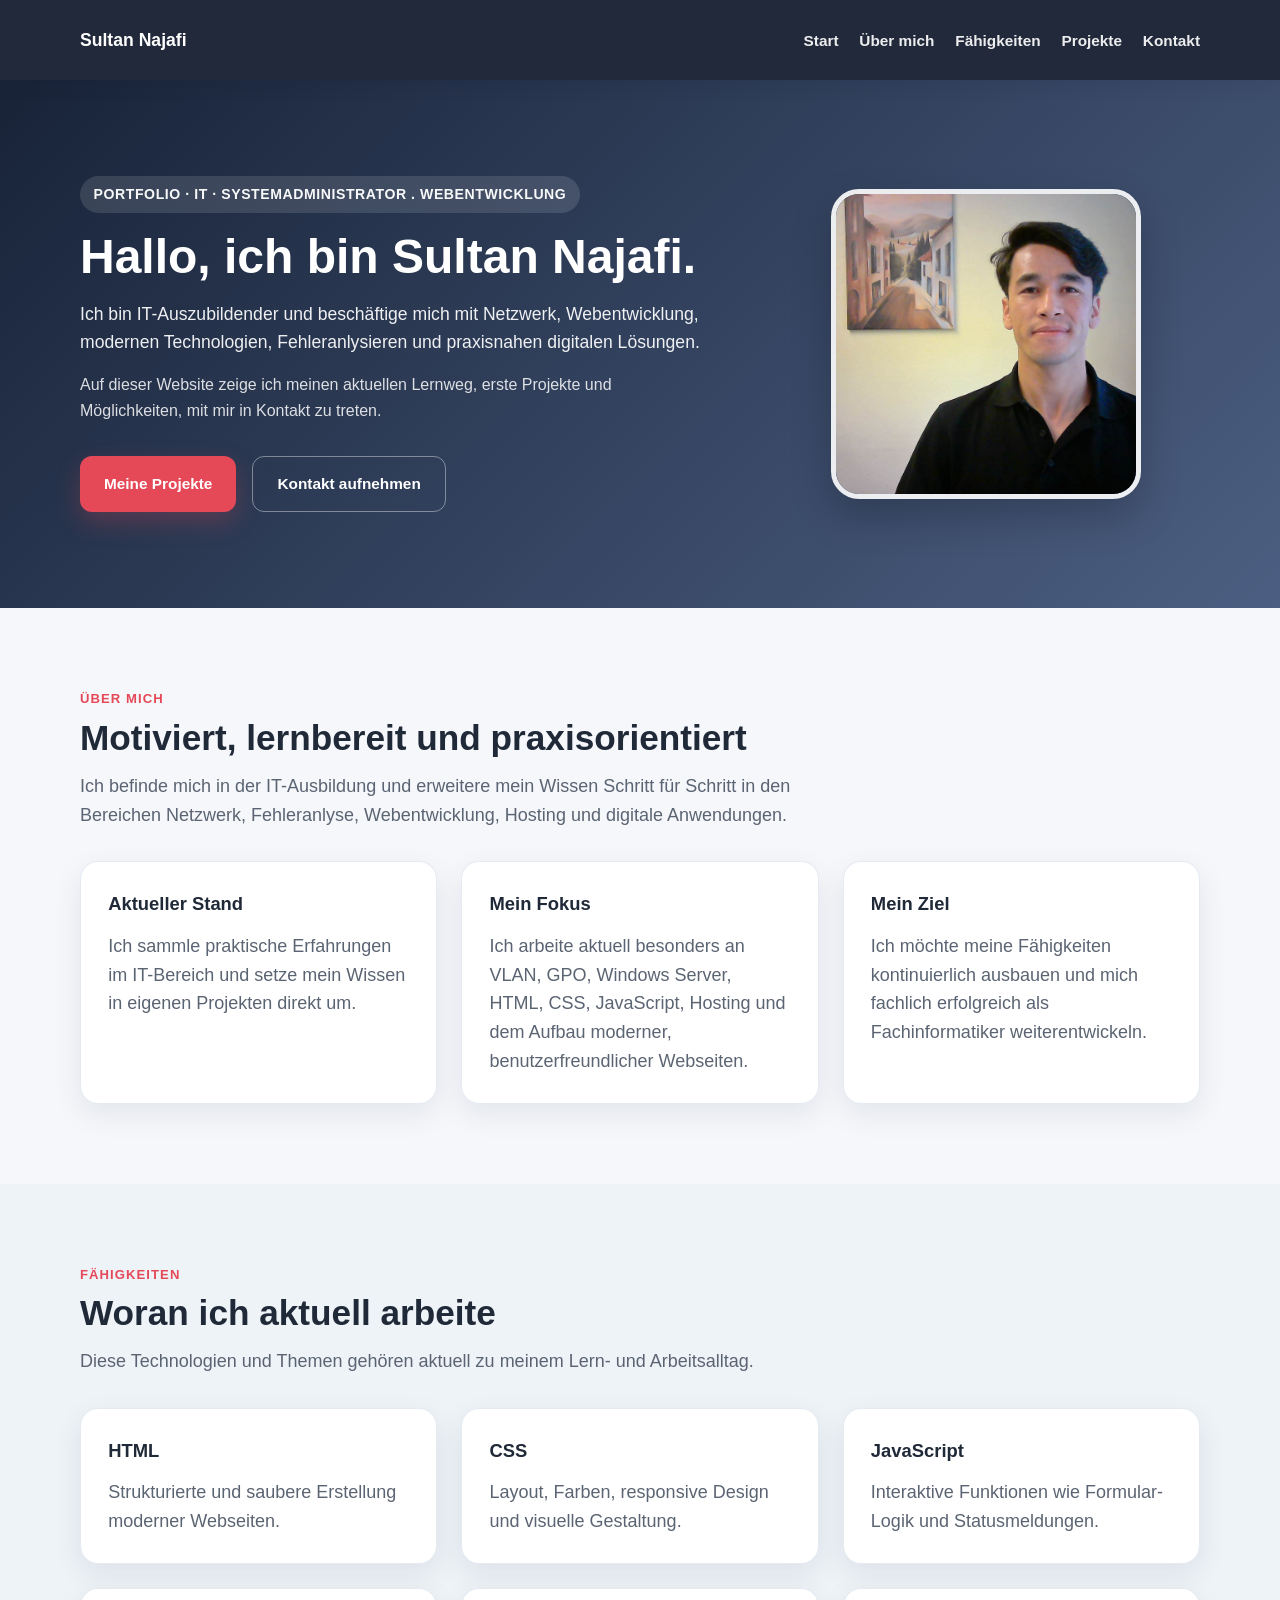
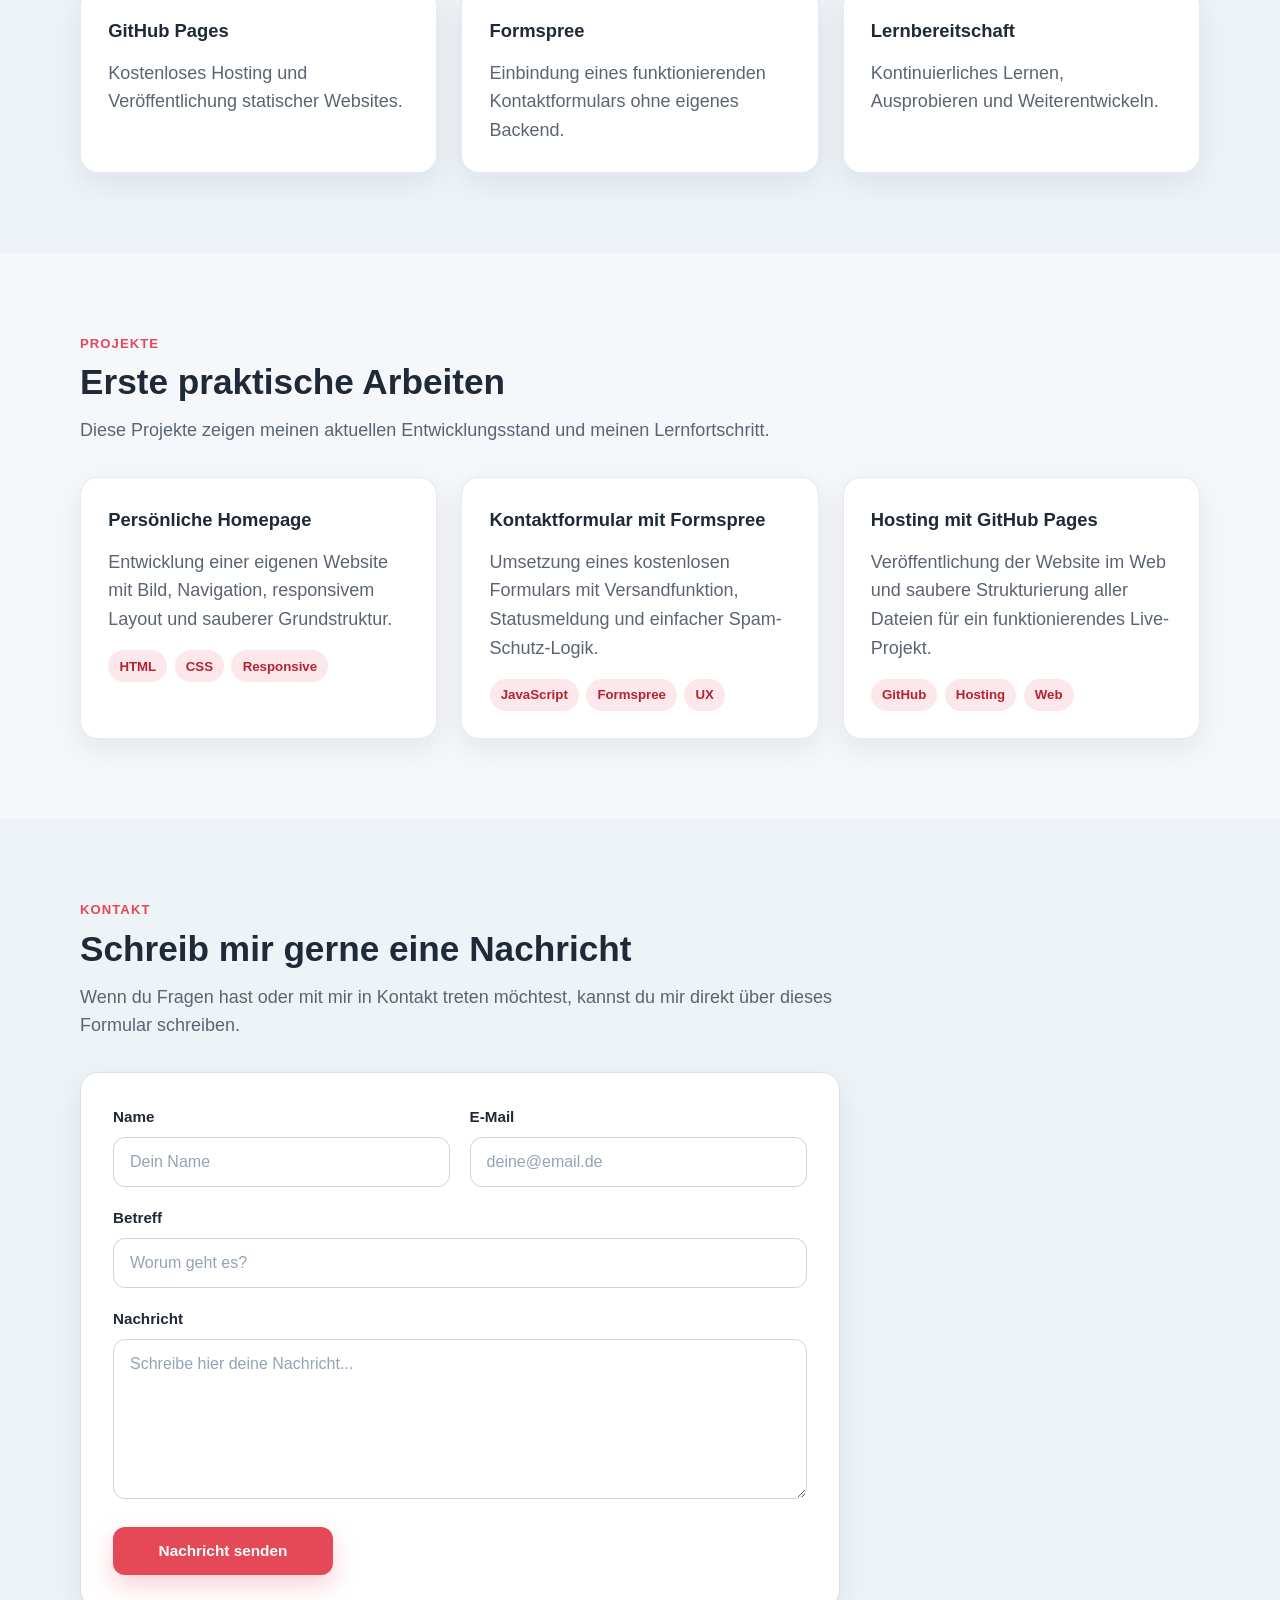
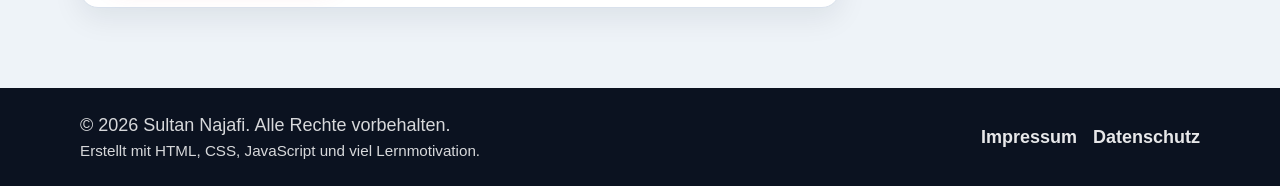
<file: index.html>
<!DOCTYPE html>
<html lang="de">
<head>
  <meta charset="UTF-8" />
  <meta name="viewport" content="width=device-width, initial-scale=1.0" />
  <title>Sultan Najafi | Portfolio</title>
  <meta
    name="description"
    content="Persönliche Portfolio-Website von Sultan Najafi mit Informationen zu Ausbildung, Fähigkeiten, Projekten und Kontakt."
  />
  <link rel="stylesheet" href="style.css" />
</head>
<body>
  <header class="site-header">
    <div class="container">
      <nav class="nav">
        <a href="#start" class="logo">Sultan Najafi</a>

        <ul class="nav-links">
          <li><a href="#start">Start</a></li>
          <li><a href="#ueber-mich">Über mich</a></li>
          <li><a href="#faehigkeiten">Fähigkeiten</a></li>
          <li><a href="#projekte">Projekte</a></li>
          <li><a href="#kontakt">Kontakt</a></li>
        </ul>
      </nav>
    </div>
  </header>

  <main>
    <section id="start" class="hero hero-portfolio">
      <div class="container hero-grid">
        <div class="hero-content">
          <p class="hero-kicker">Portfolio · IT · Systemadministrator . Webentwicklung</p>
          <h1>Hallo, ich bin Sultan Najafi.</h1>
          <p class="hero-lead">
            Ich bin IT-Auszubildender und beschäftige mich mit Netzwerk, Webentwicklung,
            modernen Technologien, Fehleranlysieren und praxisnahen digitalen Lösungen.
          </p>
          <p class="hero-text">
            Auf dieser Website zeige ich meinen aktuellen Lernweg, erste Projekte
            und Möglichkeiten, mit mir in Kontakt zu treten.
          </p>

          <div class="hero-actions">
            <a class="button" href="#projekte">Meine Projekte</a>
            <a class="button button-outline" href="#kontakt">Kontakt aufnehmen</a>
          </div>
        </div>

        <div class="hero-visual">
          <img src="mein-foto.jpg" alt="Profilbild von Sultan Najafi" class="profilbild profilbild-large" />
        </div>
      </div>
    </section>

    <section id="ueber-mich" class="section">
      <div class="container">
        <div class="section-header">
          <p class="section-kicker">Über mich</p>
          <h2>Motiviert, lernbereit und praxisorientiert</h2>
          <p class="section-intro">
            Ich befinde mich in der IT-Ausbildung und erweitere mein Wissen Schritt für Schritt
            in den Bereichen Netzwerk, Fehleranlyse, Webentwicklung, Hosting und digitale Anwendungen.
          </p>
        </div>

        <div class="cards">
          <article class="card">
            <h3>Aktueller Stand</h3>
            <p>
              Ich sammle praktische Erfahrungen im IT-Bereich und setze mein Wissen
              in eigenen Projekten direkt um.
            </p>
          </article>

          <article class="card">
            <h3>Mein Fokus</h3>
            <p>
              Ich arbeite aktuell besonders an VLAN, GPO, Windows Server, HTML, CSS, JavaScript, Hosting
              und dem Aufbau moderner, benutzerfreundlicher Webseiten.
            </p>
          </article>

          <article class="card">
            <h3>Mein Ziel</h3>
            <p>
              Ich möchte meine Fähigkeiten kontinuierlich ausbauen und mich
              fachlich erfolgreich als Fachinformatiker weiterentwickeln.
            </p>
          </article>
        </div>
      </div>
    </section>

    <section id="faehigkeiten" class="section section-alt">
      <div class="container">
        <div class="section-header">
          <p class="section-kicker">Fähigkeiten</p>
          <h2>Woran ich aktuell arbeite</h2>
          <p class="section-intro">
            Diese Technologien und Themen gehören aktuell zu meinem Lern- und Arbeitsalltag.
          </p>
        </div>

        <div class="skills-grid">
          <article class="skill-card">
            <h3>HTML</h3>
            <p>Strukturierte und saubere Erstellung moderner Webseiten.</p>
          </article>

          <article class="skill-card">
            <h3>CSS</h3>
            <p>Layout, Farben, responsive Design und visuelle Gestaltung.</p>
          </article>

          <article class="skill-card">
            <h3>JavaScript</h3>
            <p>Interaktive Funktionen wie Formular-Logik und Statusmeldungen.</p>
          </article>

          <article class="skill-card">
            <h3>GitHub Pages</h3>
            <p>Kostenloses Hosting und Veröffentlichung statischer Websites.</p>
          </article>

          <article class="skill-card">
            <h3>Formspree</h3>
            <p>Einbindung eines funktionierenden Kontaktformulars ohne eigenes Backend.</p>
          </article>

          <article class="skill-card">
            <h3>Lernbereitschaft</h3>
            <p>Kontinuierliches Lernen, Ausprobieren und Weiterentwickeln.</p>
          </article>
        </div>
      </div>
    </section>

    <section id="projekte" class="section">
      <div class="container">
        <div class="section-header">
          <p class="section-kicker">Projekte</p>
          <h2>Erste praktische Arbeiten</h2>
          <p class="section-intro">
            Diese Projekte zeigen meinen aktuellen Entwicklungsstand und meinen Lernfortschritt.
          </p>
        </div>

        <div class="project-grid">
          <article class="project-card">
            <h3>Persönliche Homepage</h3>
            <p>
              Entwicklung einer eigenen Website mit Bild, Navigation, responsivem Layout
              und sauberer Grundstruktur.
            </p>
            <div class="tag-list">
              <span class="tag">HTML</span>
              <span class="tag">CSS</span>
              <span class="tag">Responsive</span>
            </div>
          </article>

          <article class="project-card">
            <h3>Kontaktformular mit Formspree</h3>
            <p>
              Umsetzung eines kostenlosen Formulars mit Versandfunktion,
              Statusmeldung und einfacher Spam-Schutz-Logik.
            </p>
            <div class="tag-list">
              <span class="tag">JavaScript</span>
              <span class="tag">Formspree</span>
              <span class="tag">UX</span>
            </div>
          </article>

          <article class="project-card">
            <h3>Hosting mit GitHub Pages</h3>
            <p>
              Veröffentlichung der Website im Web und saubere Strukturierung
              aller Dateien für ein funktionierendes Live-Projekt.
            </p>
            <div class="tag-list">
              <span class="tag">GitHub</span>
              <span class="tag">Hosting</span>
              <span class="tag">Web</span>
            </div>
          </article>
        </div>
      </div>
    </section>

    <section id="kontakt" class="section section-alt">
      <div class="container">
        <div class="contact-wrapper">
          <div class="section-header">
            <p class="section-kicker">Kontakt</p>
            <h2>Schreib mir gerne eine Nachricht</h2>
            <p class="section-intro">
              Wenn du Fragen hast oder mit mir in Kontakt treten möchtest,
              kannst du mir direkt über dieses Formular schreiben.
            </p>
          </div>

          <form
            id="contact-form"
            class="contact-form"
            action="https://formspree.io/f/xgogbnzk"
            method="POST"
          >
            <input
              type="hidden"
              name="_subject"
              value="Neue Nachricht von deiner Homepage"
            />

            <div class="honeypot-field" aria-hidden="true">
              <label for="website">Website</label>
              <input
                type="text"
                id="website"
                name="_gotcha"
                tabindex="-1"
                autocomplete="off"
              />
            </div>

            <div class="form-row">
              <div class="form-group">
                <label for="name">Name</label>
                <input
                  type="text"
                  id="name"
                  name="name"
                  placeholder="Dein Name"
                  required
                />
              </div>

              <div class="form-group">
                <label for="email">E-Mail</label>
                <input
                  type="email"
                  id="email"
                  name="email"
                  placeholder="deine@email.de"
                  required
                />
              </div>
            </div>

            <div class="form-group">
              <label for="betreff">Betreff</label>
              <input
                type="text"
                id="betreff"
                name="betreff"
                placeholder="Worum geht es?"
                required
              />
            </div>

            <div class="form-group">
              <label for="nachricht">Nachricht</label>
              <textarea
                id="nachricht"
                name="nachricht"
                rows="6"
                placeholder="Schreibe hier deine Nachricht..."
                required
              ></textarea>
            </div>

            <div class="form-actions">
              <button type="submit" class="button submit-button" id="submit-button">
                <span class="button-text">Nachricht senden</span>
                <span class="button-spinner" aria-hidden="true"></span>
              </button>
            </div>

            <div
              id="form-status"
              class="form-status"
              role="status"
              aria-live="polite"
            ></div>
          </form>
        </div>
      </div>
    </section>
  </main>

  <footer class="site-footer">
    <div class="container footer-content">
      <div>
        <p>© 2026 Sultan Najafi. Alle Rechte vorbehalten.</p>
        <p class="footer-note">Erstellt mit HTML, CSS, JavaScript und viel Lernmotivation.</p>
      </div>

      <div class="footer-links">
        <a href="impressum.html">Impressum</a>
        <a href="datenschutz.html">Datenschutz</a>
      </div>
    </div>
  </footer>

  <script src="script.js"></script>
</body>
</html>
</file>
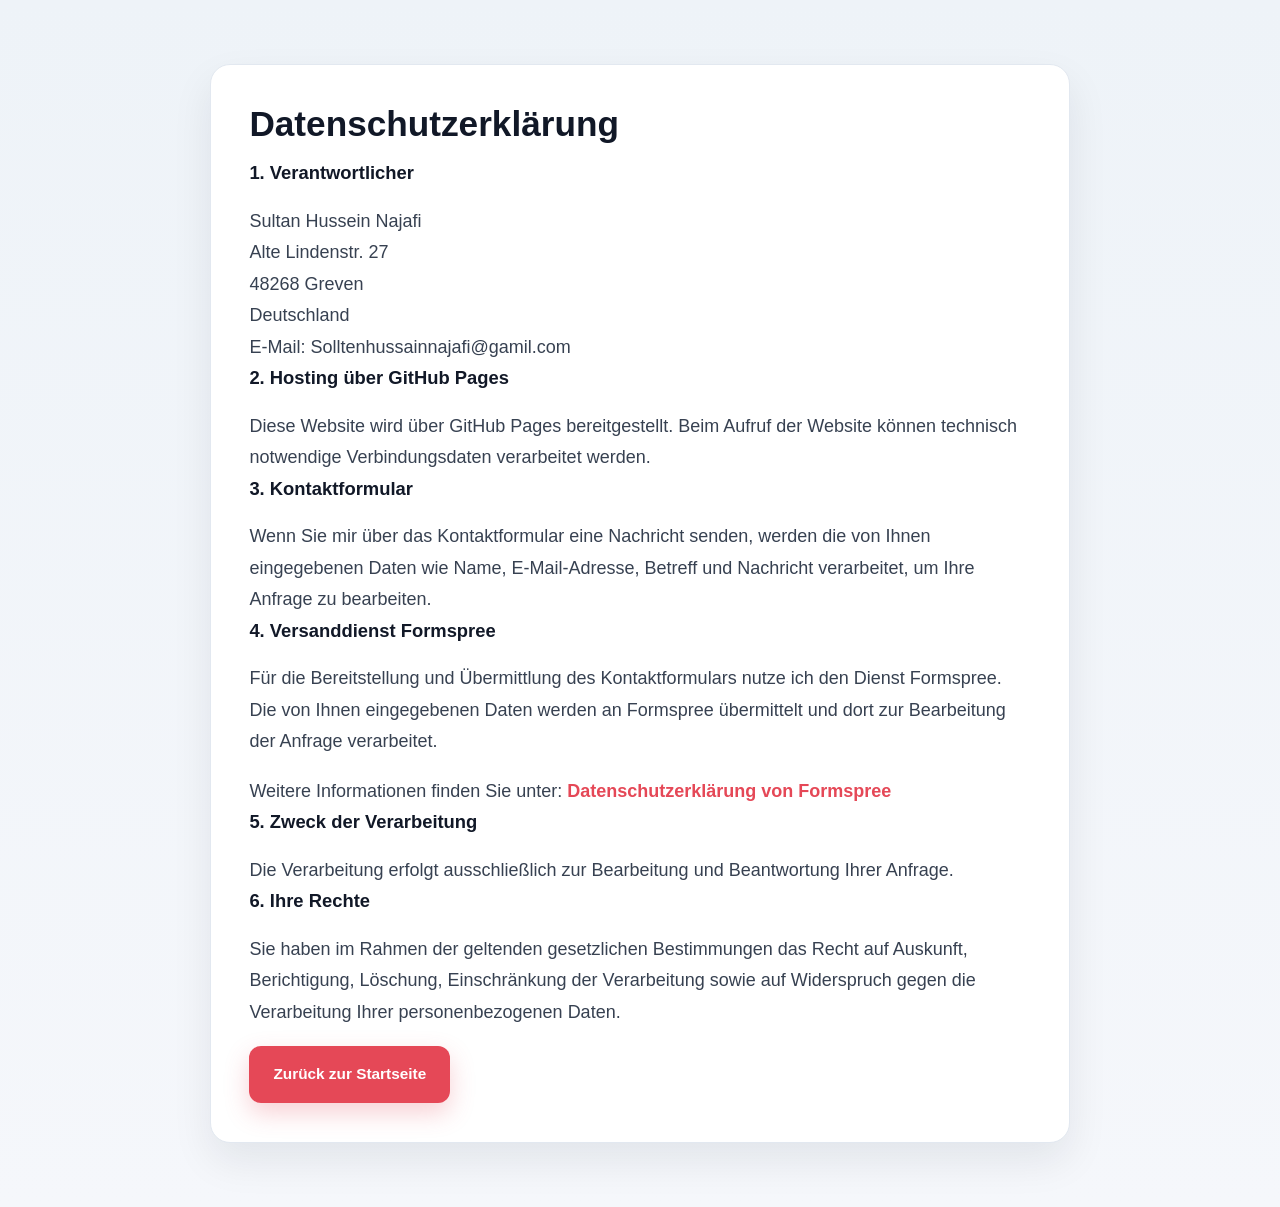
<file: datenschutz.html>
<!DOCTYPE html>
<html lang="de">
<head>
  <meta charset="UTF-8" />
  <meta name="viewport" content="width=device-width, initial-scale=1.0" />
  <title>Datenschutz | Sultan Najafi</title>
  <meta name="description" content="Datenschutzerklärung von Sultan Najafi" />
  <link rel="stylesheet" href="style.css" />
</head>
<body>
  <main class="legal-page">
    <div class="container">
      <div class="legal-card">
        <h1>Datenschutzerklärung</h1>

        <h2>1. Verantwortlicher</h2>
        <p>
          Sultan Hussein Najafi<br />
          Alte Lindenstr. 27<br />
          48268 Greven<br />
          Deutschland<br />
          E-Mail: Solltenhussainnajafi@gamil.com
        </p>

        <h2>2. Hosting über GitHub Pages</h2>
        <p>
          Diese Website wird über GitHub Pages bereitgestellt. Beim Aufruf der Website können
          technisch notwendige Verbindungsdaten verarbeitet werden.
        </p>

        <h2>3. Kontaktformular</h2>
        <p>
          Wenn Sie mir über das Kontaktformular eine Nachricht senden, werden die von Ihnen
          eingegebenen Daten wie Name, E-Mail-Adresse, Betreff und Nachricht verarbeitet,
          um Ihre Anfrage zu bearbeiten.
        </p>

        <h2>4. Versanddienst Formspree</h2>
        <p>
          Für die Bereitstellung und Übermittlung des Kontaktformulars nutze ich den Dienst
          Formspree. Die von Ihnen eingegebenen Daten werden an Formspree übermittelt und dort
          zur Bearbeitung der Anfrage verarbeitet.
        </p>

        <p>
          Weitere Informationen finden Sie unter:
          <a href="https://formspree.io/legal/privacy-policy/" target="_blank" rel="noopener noreferrer">
            Datenschutzerklärung von Formspree
          </a>
        </p>

        <h2>5. Zweck der Verarbeitung</h2>
        <p>
          Die Verarbeitung erfolgt ausschließlich zur Bearbeitung und Beantwortung Ihrer Anfrage.
        </p>

        <h2>6. Ihre Rechte</h2>
        <p>
          Sie haben im Rahmen der geltenden gesetzlichen Bestimmungen das Recht auf Auskunft,
          Berichtigung, Löschung, Einschränkung der Verarbeitung sowie auf Widerspruch gegen
          die Verarbeitung Ihrer personenbezogenen Daten.
        </p>

        <p>
          <a href="index.html" class="button">Zurück zur Startseite</a>
        </p>
      </div>
    </div>
  </main>
</body>
</html>
</file>
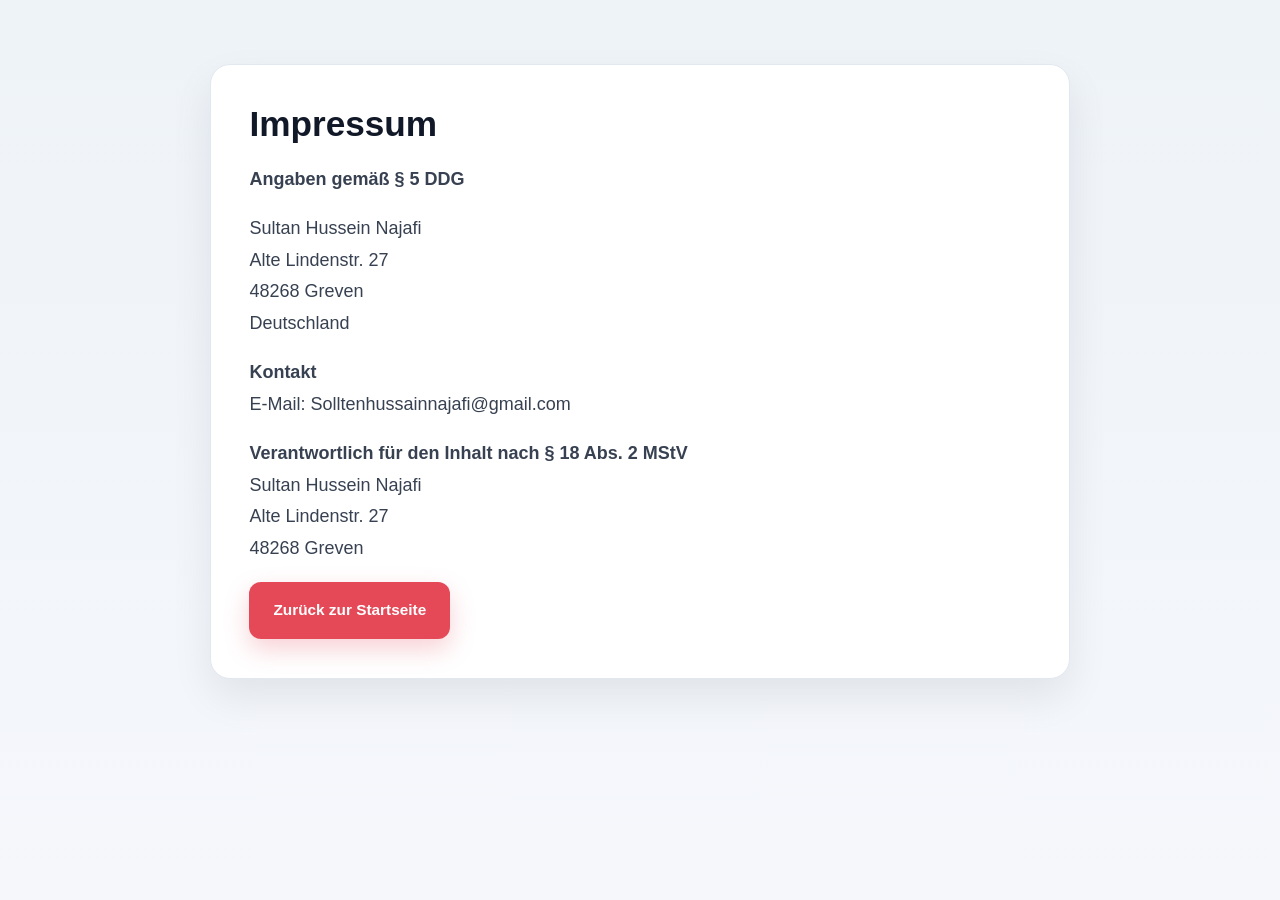
<file: impressum.html>
<!DOCTYPE html>
<html lang="de">
<head>
  <meta charset="UTF-8" />
  <meta name="viewport" content="width=device-width, initial-scale=1.0" />
  <title>Impressum | Sultan Najafi</title>
  <meta name="description" content="Impressum von Sultan Najafi" />
  <link rel="stylesheet" href="style.css" />
</head>
<body>
  <main class="legal-page">
    <div class="container">
      <div class="legal-card">
        <h1>Impressum</h1>

        <p><strong>Angaben gemäß § 5 DDG</strong></p>

        <p>
          Sultan Hussein Najafi<br />
          Alte Lindenstr. 27<br />
          48268 Greven<br />
          Deutschland
        </p>

        <p>
          <strong>Kontakt</strong><br />
          E-Mail: Solltenhussainnajafi@gmail.com
        </p>

        <p>
          <strong>Verantwortlich für den Inhalt nach § 18 Abs. 2 MStV</strong><br />
          Sultan Hussein Najafi<br />
          Alte Lindenstr. 27<br />
          48268 Greven
        </p>

        <p>
          <a href="index.html" class="button">Zurück zur Startseite</a>
        </p>
      </div>
    </div>
  </main>
</body>
</html>
</file>
<file: style.css>
* {
  box-sizing: border-box;
}

html {
  scroll-behavior: smooth;
}

:root {
  --bg: #f5f7fb;
  --surface: #ffffff;
  --surface-soft: #eef3f8;
  --text: #1f2937;
  --muted: #5b6472;
  --dark: #0f172a;
  --dark-soft: #182338;
  --primary: #e54857;
  --primary-hover: #cc3948;
  --accent: #50607f;
  --hero-start: #182338;
  --hero-end: #4c5f82;
  --border: #d9e1ec;
  --success-bg: #dcfce7;
  --success-text: #166534;
  --success-border: #86efac;
  --info-bg: #e0f2fe;
  --info-text: #075985;
  --info-border: #bae6fd;
  --error-bg: #fee2e2;
  --error-text: #991b1b;
  --error-border: #fca5a5;
  --shadow: 0 10px 30px rgba(15, 23, 42, 0.08);
  --shadow-hover: 0 16px 34px rgba(15, 23, 42, 0.12);
  --radius: 18px;
}

body {
  margin: 0;
  font-family: Arial, sans-serif;
  line-height: 1.6;
  color: var(--text);
  background: var(--bg);
  font-size: 18px;
}

.container {
  width: min(1120px, 92%);
  margin: 0 auto;
}

/* Header */
.site-header {
  position: sticky;
  top: 0;
  z-index: 1000;
  background: rgba(15, 23, 42, 0.92);
  backdrop-filter: blur(10px);
  box-shadow: 0 4px 20px rgba(15, 23, 42, 0.08);
}

.nav {
  min-height: 80px;
  display: flex;
  align-items: center;
  justify-content: space-between;
  gap: 1rem;
}

.logo {
  color: white;
  text-decoration: none;
  font-weight: 700;
  font-size: 1.1rem;
}

.nav-links {
  display: flex;
  gap: 1.3rem;
  list-style: none;
  margin: 0;
  padding: 0;
}

.nav-links a {
  color: rgba(255, 255, 255, 0.92);
  text-decoration: none;
  font-size: 0.96rem;
  font-weight: 600;
  transition: color 0.2s ease, opacity 0.2s ease;
}

.nav-links a:hover {
  color: white;
  opacity: 0.8;
}

/* Hero */
.hero-portfolio {
  background: linear-gradient(135deg, var(--hero-start), var(--hero-end));
  color: white;
  padding: 6rem 0;
}

.hero-grid {
  display: grid;
  grid-template-columns: 1.2fr 0.8fr;
  align-items: center;
  gap: 3rem;
}

.hero-kicker {
  display: inline-block;
  margin: 0 0 1rem;
  padding: 0.45rem 0.85rem;
  border-radius: 999px;
  background: rgba(255, 255, 255, 0.12);
  color: rgba(255, 255, 255, 0.96);
  font-weight: 700;
  font-size: 0.88rem;
  letter-spacing: 0.04em;
  text-transform: uppercase;
}

.hero-content h1 {
  margin: 0 0 1rem;
  font-size: 3rem;
  line-height: 1.15;
}

.hero-lead {
  margin: 0 0 1rem;
  font-size: 1.1rem;
  color: rgba(255, 255, 255, 0.92);
  max-width: 640px;
}

.hero-text {
  margin: 0;
  font-size: 1rem;
  color: rgba(255, 255, 255, 0.84);
  max-width: 620px;
}

.hero-actions {
  display: flex;
  flex-wrap: wrap;
  gap: 1rem;
  margin-top: 2rem;
}

.hero-visual {
  display: flex;
  justify-content: center;
}

.profilbild {
  max-width: 100%;
  object-fit: cover;
  border: 5px solid rgba(255, 255, 255, 0.9);
  box-shadow: 0 18px 40px rgba(0, 0, 0, 0.22);
}

.profilbild-large {
  width: 310px;
  aspect-ratio: 1 / 1;
  border-radius: 28px;
}

/* Buttons */
.button {
  display: inline-flex;
  align-items: center;
  justify-content: center;
  gap: 0.7rem;
  padding: 0.95rem 1.5rem;
  border-radius: 12px;
  border: none;
  background: var(--primary);
  color: white;
  text-decoration: none;
  font-size: 0.96rem;
  font-weight: 700;
  cursor: pointer;
  transition: transform 0.2s ease, background 0.2s ease, box-shadow 0.2s ease, opacity 0.2s ease;
  box-shadow: 0 10px 24px rgba(229, 72, 87, 0.25);
}

.button:hover {
  background: var(--primary-hover);
  transform: translateY(-2px);
  box-shadow: 0 14px 28px rgba(229, 72, 87, 0.3);
}

.button-outline {
  background: transparent;
  border: 1px solid rgba(255, 255, 255, 0.4);
  box-shadow: none;
}

.button-outline:hover {
  background: rgba(255, 255, 255, 0.08);
}

/* Sections */
.section {
  padding: 5rem 0;
}

.section-alt {
  background: var(--surface-soft);
}

.section-header {
  max-width: 760px;
  margin-bottom: 2rem;
}

.section-kicker {
  margin: 0 0 0.45rem;
  color: var(--primary);
  font-weight: 700;
  text-transform: uppercase;
  letter-spacing: 0.08em;
  font-size: 0.82rem;
}

.section-header h2 {
  margin: 0 0 0.8rem;
  font-size: 2.2rem;
  line-height: 1.2;
}

.section-intro {
  margin: 0;
  color: var(--muted);
}

/* Cards */
.cards,
.skills-grid,
.project-grid {
  display: grid;
  gap: 1.5rem;
}

.cards {
  grid-template-columns: repeat(3, 1fr);
}

.skills-grid {
  grid-template-columns: repeat(3, 1fr);
}

.project-grid {
  grid-template-columns: repeat(3, 1fr);
}

.card,
.skill-card,
.project-card {
  background: var(--surface);
  padding: 1.7rem;
  border-radius: var(--radius);
  box-shadow: var(--shadow);
  border: 1px solid rgba(217, 225, 236, 0.65);
  transition: transform 0.2s ease, box-shadow 0.2s ease;
}

.card:hover,
.skill-card:hover,
.project-card:hover {
  transform: translateY(-4px);
  box-shadow: var(--shadow-hover);
}

.card h3,
.skill-card h3,
.project-card h3 {
  margin-top: 0;
  margin-bottom: 0.8rem;
  font-size: 1.15rem;
}

.card p,
.skill-card p,
.project-card p {
  margin: 0;
  color: var(--muted);
}

.project-card p {
  margin-bottom: 1rem;
}

.tag-list {
  display: flex;
  flex-wrap: wrap;
  gap: 0.45rem;
}

.tag {
  display: inline-block;
  padding: 0.35rem 0.7rem;
  border-radius: 999px;
  background: #fce7ea;
  color: #b42332;
  font-size: 0.83rem;
  font-weight: 700;
}

/* Contact */
.contact-wrapper {
  max-width: 760px;
}

/* Form */
.contact-form {
  background: white;
  padding: 2rem;
  border-radius: var(--radius);
  box-shadow: var(--shadow);
  border: 1px solid var(--border);
}

.form-row {
  display: grid;
  grid-template-columns: 1fr 1fr;
  gap: 1.2rem;
}

.form-group {
  margin-bottom: 1.2rem;
}

.form-group label {
  display: block;
  margin-bottom: 0.45rem;
  font-weight: 700;
  font-size: 0.95rem;
}

.form-group input,
.form-group textarea {
  width: 100%;
  padding: 0.95rem 1rem;
  border: 1px solid #cbd5e1;
  border-radius: 12px;
  font-size: 1rem;
  font-family: Arial, sans-serif;
  color: var(--text);
  background: white;
  outline: none;
  transition: border-color 0.2s ease, box-shadow 0.2s ease, background 0.2s ease;
}

.form-group input::placeholder,
.form-group textarea::placeholder {
  color: #94a3b8;
}

.form-group input:focus,
.form-group textarea:focus {
  border-color: var(--accent);
  box-shadow: 0 0 0 4px rgba(80, 96, 127, 0.14);
  background: #fcfdff;
}

.form-group textarea {
  resize: vertical;
  min-height: 160px;
}

.form-actions {
  margin-top: 0.3rem;
}

.submit-button {
  min-width: 220px;
}

.button:disabled,
.button.is-loading {
  opacity: 0.85;
  cursor: not-allowed;
  transform: none;
}

.button-spinner {
  width: 18px;
  height: 18px;
  border: 2px solid rgba(255, 255, 255, 0.35);
  border-top-color: white;
  border-radius: 50%;
  display: none;
  animation: spin 0.7s linear infinite;
}

.submit-button.is-loading .button-spinner {
  display: inline-block;
}

/* Honeypot */
.honeypot-field {
  position: absolute;
  left: -9999px;
  opacity: 0;
  pointer-events: none;
}

/* Status */
.form-status {
  margin-top: 1rem;
  padding: 1rem 1.2rem;
  border-radius: 12px;
  display: none;
  font-weight: 600;
  border: 1px solid transparent;
}

.form-status.show {
  display: block;
}

.form-status.sending {
  background: var(--info-bg);
  color: var(--info-text);
  border-color: var(--info-border);
}

.form-status.success {
  background: var(--success-bg);
  color: var(--success-text);
  border-color: var(--success-border);
}

.form-status.error {
  background: var(--error-bg);
  color: var(--error-text);
  border-color: var(--error-border);
}

/* Footer */
.site-footer {
  background: #0b1220;
  color: white;
  padding: 1.4rem 0;
}

.footer-content {
  display: flex;
  justify-content: space-between;
  align-items: center;
  gap: 1rem;
  flex-wrap: wrap;
}

.footer-content p {
  margin: 0;
  color: rgba(255, 255, 255, 0.84);
}

.footer-note {
  margin-top: 0.35rem;
  font-size: 0.95rem;
}

.footer-links {
  display: flex;
  gap: 1rem;
  flex-wrap: wrap;
}

.footer-links a {
  color: rgba(255, 255, 255, 0.9);
  text-decoration: none;
  font-weight: 600;
}

.footer-links a:hover {
  color: white;
  text-decoration: underline;
}

/* Legal pages */
.legal-page {
  min-height: 100vh;
  padding: 4rem 0;
  background: linear-gradient(180deg, #eef3f8 0%, #f5f7fb 100%);
}

.legal-card {
  max-width: 860px;
  margin: 0 auto;
  background: white;
  padding: 2.4rem;
  border-radius: 20px;
  box-shadow: 0 18px 40px rgba(15, 23, 42, 0.08);
  border: 1px solid #e2e8f0;
}

.legal-kicker {
  margin: 0 0 0.5rem;
  color: #e54857;
  font-weight: 700;
  text-transform: uppercase;
  letter-spacing: 0.08em;
  font-size: 0.82rem;
}

.legal-card h1 {
  margin-top: 0;
  margin-bottom: 0.8rem;
  font-size: 2.2rem;
  line-height: 1.2;
  color: #111827;
}

.legal-intro {
  margin-bottom: 2rem;
  color: #4b5563;
  font-size: 1rem;
}

.legal-section + .legal-section {
  margin-top: 1.8rem;
}

.legal-card h2 {
  margin-top: 0;
  margin-bottom: 0.75rem;
  font-size: 1.15rem;
  color: #111827;
}

.legal-card p {
  margin-bottom: 0;
  color: #374151;
  line-height: 1.75;
}

.legal-card a:not(.button) {
  color: #e54857;
  text-decoration: none;
  font-weight: 600;
}

.legal-card a:not(.button):hover {
  text-decoration: underline;
}

.legal-actions {
  margin-top: 2.2rem;
}

.legal-card .button {
  color: white;
}

/* Animation */
@keyframes spin {
  to {
    transform: rotate(360deg);
  }
}

/* Responsive */
@media (max-width: 980px) {
  .hero-grid,
  .cards,
  .skills-grid,
  .project-grid {
    grid-template-columns: 1fr;
  }

  .hero-content h1 {
    font-size: 2.4rem;
  }

  .form-row {
    grid-template-columns: 1fr;
    gap: 0;
  }
}

@media (max-width: 760px) {
  body {
    font-size: 16px;
  }

  .nav {
    min-height: auto;
    padding: 1rem 0;
    flex-direction: column;
    align-items: flex-start;
  }

  .nav-links {
    flex-wrap: wrap;
    gap: 0.9rem;
  }

  .section {
    padding: 4.2rem 0;
  }

  .section-header h2,
  .hero-content h1,
  .legal-card h1 {
    font-size: 1.9rem;
  }

  .hero-portfolio {
    padding: 4.5rem 0;
  }

  .hero-actions {
    flex-direction: column;
    align-items: stretch;
  }

  .contact-form,
  .legal-card {
    padding: 1.5rem;
  }

  .submit-button {
    width: 100%;
    min-width: auto;
  }

  .footer-content {
    flex-direction: column;
    align-items: flex-start;
  }

  .legal-page {
    padding: 2rem 0;
  }
}
</file>
